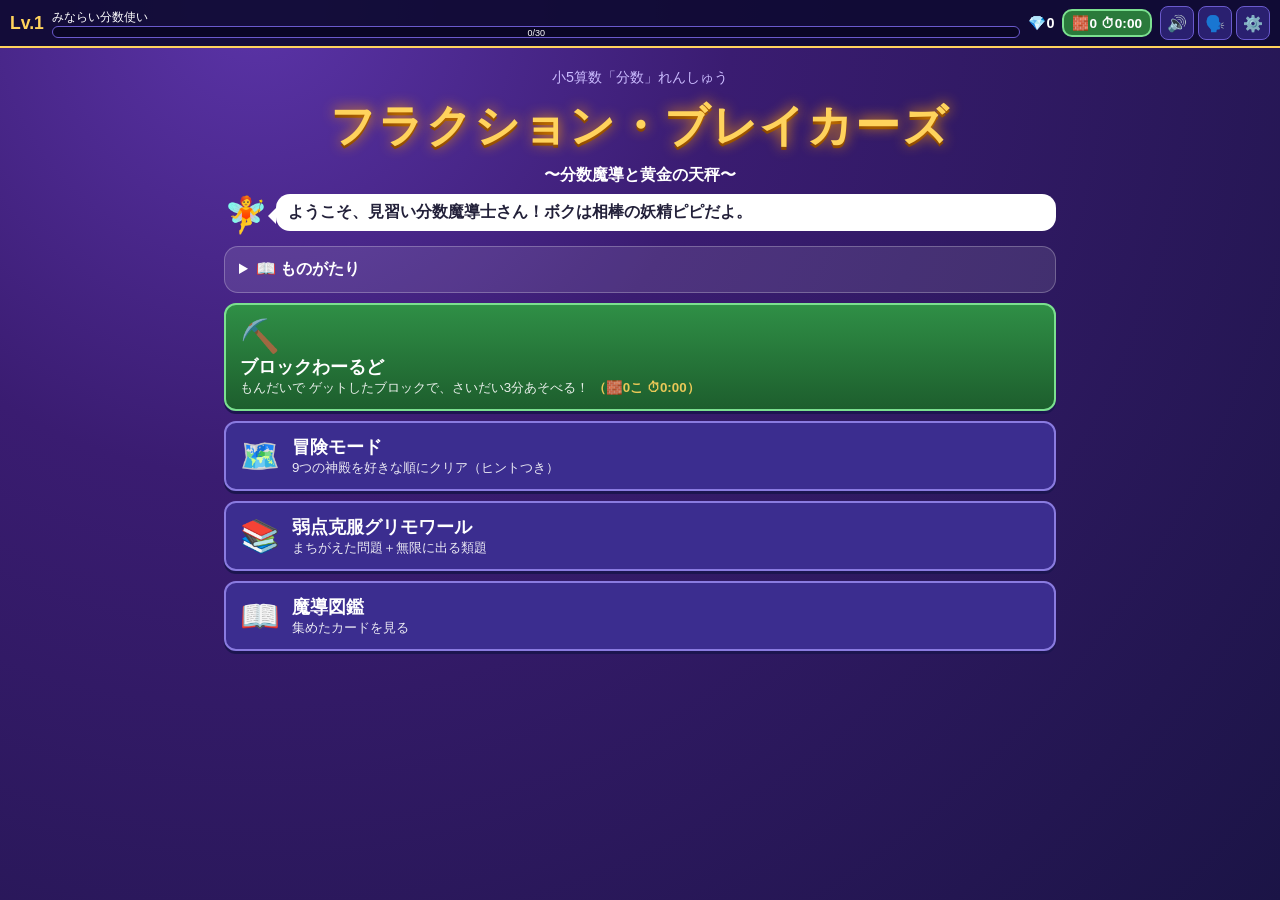
<file: index.html>
<!DOCTYPE html>
<html lang="ja">
<head>
<meta charset="utf-8">
<meta name="viewport" content="width=device-width, initial-scale=1, viewport-fit=cover">
<title>フラクション・ブレイカーズ 〜分数魔導と黄金の天秤〜</title>
<link rel="stylesheet" href="style.css">
</head>
<body>

<header id="hud">
  <div class="hud-main">
    <div class="hud-lv" id="hLv">Lv.1</div>
    <div class="hud-mid">
      <div class="hud-title" id="hTitle"></div>
      <div class="exp"><i id="hExp"></i><span id="hExpText"></span></div>
    </div>
    <div class="hud-cry" id="hCry">💎0</div>
    <a class="hud-mc" id="hMc" href="play/" title="ブロックわーるどであそぶ">🧱0 ⏱0:00</a>
  </div>
  <div class="hud-tools">
    <button id="tSound" class="icon" type="button" aria-label="効果音の切りかえ">🔊</button>
    <button id="tVoice" class="icon" type="button" aria-label="音声の切りかえ">🗣️</button>
    <button id="tSet" class="icon" type="button" aria-label="せってい">⚙️</button>
  </div>
</header>

<main id="app">

  <!-- ホーム -->
  <section id="home" class="view active">
    <div class="title-block">
      <div class="title-sub">小5算数「分数」れんしゅう</div>
      <h1>フラクション・<wbr>ブレイカーズ</h1>
      <div class="title-tag">〜分数魔導と黄金の天秤〜</div>
    </div>
    <div class="fairy"><div class="fairy-face">🧚</div><div class="bubble" id="homeBubble"></div></div>
    <details class="card story">
      <summary>📖 ものがたり</summary>
      <p>数と量の調和を守る「アルケミア王国」に、数をバラバラに引き裂く混沌の魔王「カオス・ディバイダー」が現れた！
      きみは見習い分数魔導士。相棒のナビ妖精「ピピ」と一緒に、<b>9つの試練の神殿</b>を攻略して、伝説の<b>黄金の天秤（100点の証）</b>を取りもどそう！</p>
    </details>
    <div class="menu">
      <a id="goMc" class="btn menu-btn mc" href="play/"><span class="mi">⛏️</span><span><b>ブロックわーるど</b><small>もんだいで ゲットしたブロックで、さいだい3分あそべる！ <em id="mcInfo"></em></small></span></a>
      <button id="goAdv" class="btn menu-btn" type="button"><span class="mi">🗺️</span><span><b>冒険モード</b><small>9つの神殿を好きな順にクリア（ヒントつき）</small></span></button>
      <button id="goTrain" class="btn menu-btn" type="button"><span class="mi">📚</span><span><b>弱点克服グリモワール</b><small>まちがえた問題＋無限に出る類題 <em id="wrongCount"></em></small></span></button>
      <button id="goZukan" class="btn menu-btn" type="button"><span class="mi">📖</span><span><b>魔導図鑑</b><small>集めたカードを見る</small></span></button>
    </div>
  </section>

  <!-- ワールドマップ -->
  <section id="map" class="view">
    <div class="vhead"><button class="btn small toHome" type="button">← ホーム</button><h2>🗺️ ワールドマップ</h2></div>
    <p class="dim">好きな神殿から挑戦できるよ。★1 → ★2 → ★3 と進むと力がつく！</p>
    <div id="stageList"></div>
  </section>

  <!-- 弱点克服 -->
  <section id="trainmenu" class="view">
    <div class="vhead"><button class="btn small toHome" type="button">← ホーム</button><h2>📚 弱点克服グリモワール</h2></div>
    <p class="dim">10問1ラウンド。まちがえた問題を先に出して、ぜんぶ解くと「封印完了！」。のこりは数字を変えた新しい問題だよ。</p>
    <div id="trainList" class="trainlist"></div>
  </section>

  <!-- バトル（問題画面） -->
  <section id="battle" class="view">
    <div class="b-top">
      <button id="bQuit" class="btn small" type="button">← やめる</button>
      <div class="b-title" id="bTitle"></div>
      <div class="b-prog" id="bProg"></div>
    </div>
    <div class="b-stage">
      <div id="monster" class="monster">👹</div>
      <div class="hp"><i id="mHp"></i></div>
      <div id="combo" class="combo"></div>
    </div>
    <div class="fairy"><div class="fairy-face">🧚</div><div class="bubble" id="bubble"></div></div>
    <div class="card q-card">
      <div id="inst" class="inst"></div>
      <div id="stem" class="stem"></div>
      <div id="vis" class="vis"></div>
    </div>
    <div class="b-actions">
      <button id="hintBtn" class="btn small" type="button">💡 ヒント</button>
      <button id="readBtn" class="btn small" type="button">🔊 読み上げ</button>
      <a id="playBtn" class="btn small" href="play/">⛏️ あそびにいく</a>
      <button id="memoBtn" class="btn small" type="button">✏️ 計算メモを開く</button>
    </div>
    <div id="hintBox" class="card hint" hidden></div>
    <div id="fb" class="feedback" hidden></div>
  </section>

  <!-- 結果 -->
  <section id="result" class="view"></section>

  <!-- 図鑑 -->
  <section id="zukan" class="view">
    <div class="vhead"><button class="btn small toHome" type="button">← ホーム</button><h2>📖 魔導図鑑 <span id="cardCount" class="dim"></span></h2></div>
    <div id="cardList" class="cards"></div>
  </section>

</main>

<!-- 画面下部固定：算数パッド -->
<div id="pad" aria-label="入力パッド">
  <div id="choices" class="choices" hidden></div>
  <div class="keys">
    <button type="button" data-k="1">1</button><button type="button" data-k="2">2</button><button type="button" data-k="3">3</button>
    <button type="button" data-k="4">4</button><button type="button" data-k="5">5</button><button type="button" data-k="bs" class="fn" aria-label="1文字消す">⌫</button>
    <button type="button" data-k="6">6</button><button type="button" data-k="7">7</button><button type="button" data-k="8">8</button>
    <button type="button" data-k="9">9</button><button type="button" data-k="0">0</button><button type="button" data-k="clr" class="fn" aria-label="クリア">C</button>
    <button type="button" data-k="swap" class="fn wide2">⇅ つぎの枠へ</button>
    <button type="button" data-k="." class="dot">.</button>
    <button type="button" data-k="enter" id="enter" class="enter wide3">決定！</button>
  </div>
</div>

<!-- 手書きメモ -->
<div id="memo" hidden>
  <div class="memo-bar">
    <button id="memoPen" class="btn small on" type="button">✏️ えんぴつ</button>
    <button id="memoEr" class="btn small" type="button">🧽 消しゴム</button>
    <button id="memoClr" class="btn small" type="button">🗑️ 全消去</button>
    <button id="memoClose" class="btn small" type="button">✖ とじる</button>
  </div>
  <canvas id="memoCv"></canvas>
</div>

<div id="modal" hidden><div class="modal-in" id="modalBody"></div></div>
<div id="fx" aria-live="polite"></div>

<script src="app.js"></script>
</body>
</html>
</file>
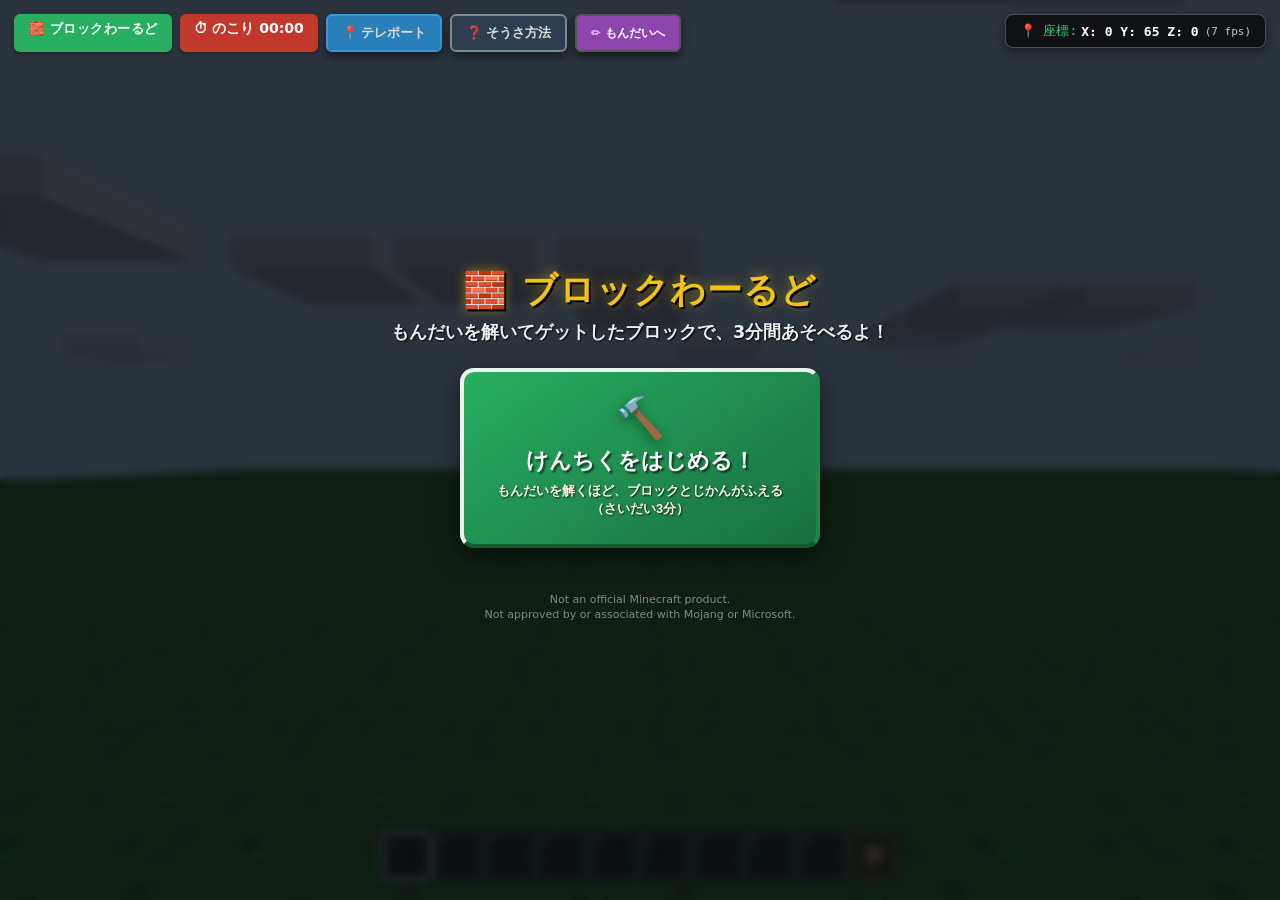
<file: play/index.html>
<!doctype html>
<html lang="en">
  <head>
    <meta charset="UTF-8" />
    <link rel="icon" type="image/svg+xml" href="favicon.svg" />
    <meta
      name="viewport"
      content="width=device-width, initial-scale=1.0, maximum-scale=1.0, user-scalable=no, viewport-fit=cover"
    />
    <meta name="mobile-web-app-capable" content="yes" />
    <meta name="apple-mobile-web-app-capable" content="yes" />
    <meta name="theme-color" content="#87ceeb" />
    <meta
      name="description"
      content="A Minecraft-inspired voxel world in the browser: infinite procedural terrain, break and place blocks, no install."
    />
    <title>ブロックわーるど</title>
    <script type="module" crossorigin src="./assets/main-5ccX78Rd.js"></script>
    <link rel="stylesheet" crossorigin href="./assets/main-BpDpCtoP.css">
  </head>
  <body>
    <div id="app">
      <div id="crosshair" aria-hidden="true"></div>
      <div id="hotbar"></div>
      <div id="overlay">
        <!-- 1. 初期画面: 自由建築ワールド -->
        <div id="screen-mode-select" class="overlay-screen">
          <h1 class="game-title">🧱 ブロックわーるど</h1>
          <p class="game-subtitle">もんだいを解いてゲットしたブロックで、3分間あそべるよ！</p>
          <div
            class="mode-select-grid"
            style="grid-template-columns: 1fr; max-width: 360px; margin: 0 auto 20px"
          >
            <button
              type="button"
              id="btn-start-build"
              class="mode-card-btn mode-card-build"
              style="padding: 24px; text-align: center; justify-content: center"
            >
              <div class="mode-card-icon" style="font-size: 40px; margin-bottom: 8px">🔨</div>
              <div class="mode-card-body" style="align-items: center">
                <div class="mode-card-title" style="font-size: 22px">けんちくをはじめる！</div>
                <div class="mode-card-desc">もんだいを解くほど、ブロックとじかんがふえる（さいだい3分）</div>
              </div>
            </button>
          </div>
          <p class="disclaimer-text">
            Not an official Minecraft product.<br />
            Not approved by or associated with Mojang or Microsoft.
          </p>
        </div>

        <!-- 時間なし／時間切れ画面 -->
        <div id="screen-notime" class="overlay-screen hidden">
          <h2 class="guide-title">⏱ あそぶ時間がないよ</h2>
          <p id="notime-message" class="game-subtitle"></p>
          <div class="guide-actions">
            <a href="../" id="btn-go-math" class="guide-btn-start" style="text-decoration: none"
              >✏️ もんだいを解きにいく</a
            >
          </div>
        </div>

        <!-- 2. けんちく選択時の日本語操作ガイド画面 -->
        <div id="screen-controls-guide" class="overlay-screen hidden">
          <div class="guide-header">
            <h2 class="guide-title">🔨 けんちくの動かし方</h2>
            <p class="guide-subtitle">そうさ方法をたしかめて、ワールドへ入ろう！</p>
          </div>

          <div class="guide-content">
            <!-- パソコン・Chromebook操作 -->
            <div class="guide-section controls-desktop">
              <div class="guide-section-title">💻 パソコン・Chromebookでのそうさ</div>
              <div class="guide-grid">
                <div class="guide-item">
                  <span class="key-group"
                    ><span class="key-badge">W</span><span class="key-badge">A</span
                    ><span class="key-badge">S</span><span class="key-badge">D</span></span
                  >
                  <span class="guide-label">いどう（前・後・左・右）</span>
                </div>
                <div class="guide-item">
                  <span class="key-badge mouse-badge">マウス / パッド</span>
                  <span class="guide-label">まわりを見わたす</span>
                </div>
                <div class="guide-item">
                  <span class="key-group"
                    ><span class="key-badge">M</span
                    ><span class="key-badge mouse-badge">右クリック</span></span
                  >
                  <span class="guide-label"><b>ブロックをおく</b>（MキーでもOK！）</span>
                </div>
                <div class="guide-item">
                  <span class="key-group"
                    ><span class="key-badge">N</span
                    ><span class="key-badge mouse-badge">左クリック</span></span
                  >
                  <span class="guide-label"><b>ブロックをこわす</b>（NキーでもOK！）</span>
                </div>
                <div class="guide-item">
                  <span class="key-badge">Space</span>
                  <span class="guide-label">ジャンプ</span>
                </div>
                <div class="guide-item">
                  <span class="key-badge">E</span>
                  <span class="guide-label">もちもの（インベントリ）</span>
                </div>
                <div class="guide-item">
                  <span class="key-group"
                    ><span class="key-badge">/</span><span class="key-badge">T</span></span
                  >
                  <span class="guide-label"><b>テレポート</b>（座標へジャンプ！）</span>
                </div>
              </div>
              <div
                style="
                  margin-top: 10px;
                  font-size: 13px;
                  color: #f1c40f;
                  text-align: center;
                  font-weight: bold;
                  background: rgba(0, 0, 0, 0.3);
                  padding: 6px 12px;
                  border-radius: 8px;
                "
              >
                💡 画面右下の「🔨 こわす」「🧱 おく」ボタンを押してもそうさできるよ！
              </div>
            </div>

            <!-- スマホ・タブレット・タッチ操作 -->
            <div class="guide-section controls-touch">
              <div class="guide-section-title">📱 タッチ・タブレットでのそうさ</div>
              <div class="guide-grid">
                <div class="guide-item">
                  <span class="key-badge touch-badge">左スティック</span>
                  <span class="guide-label">指をすべらせて いどう</span>
                </div>
                <div class="guide-item">
                  <span class="key-badge touch-badge">画面右がわ</span>
                  <span class="guide-label">指でなぞって 向きをかえる</span>
                </div>
                <div class="guide-item">
                  <span class="key-badge touch-badge">画面右下のボタン</span>
                  <span class="guide-label">🔨こわす / 🧱おく / ⤒ジャンプ</span>
                </div>
                <div class="guide-item">
                  <span class="key-badge touch-badge">画面タップ</span>
                  <span class="guide-label">ブロックをこわす</span>
                </div>
                <div class="guide-item">
                  <span class="key-badge touch-badge">📦 ボタン</span>
                  <span class="guide-label">もちもの（インベントリ）</span>
                </div>
              </div>
            </div>
          </div>

          <div class="guide-actions">
            <button type="button" id="btn-guide-back" class="guide-btn-back">◀ もどる</button>
            <button type="button" id="btn-enter-world" class="guide-btn-start">
              ワールドに入る！ 🚀
            </button>
          </div>
        </div>
      </div>
    </div>
  </body>
</html>
</file>
<file: style.css>
/* フラクション・ブレイカーズ — RPG風UI */
:root {
  --bg1: #1b1446; --bg2: #3a1c71; --gold: #ffd35c; --ink: #23213a; --card: #fffdf6;
  --blue: #2f7bff; --red: #e5484d; --green: #22a55b; --padh: 0px;
  font-size: 16px;
}
* { box-sizing: border-box; }
[hidden] { display: none !important; }
html, body { margin: 0; }
body {
  font-family: "Hiragino Maru Gothic ProN", "Yu Gothic UI", "Meiryo", "Noto Sans JP", sans-serif;
  color: #fff; background: radial-gradient(circle at 20% 0%, #5b34a8 0%, var(--bg2) 35%, var(--bg1) 100%) fixed;
  min-height: 100vh; padding-bottom: calc(var(--padh) + 16px); -webkit-text-size-adjust: 100%;
}
button { font: inherit; cursor: pointer; }
h1, h2, h3 { margin: .3em 0; }

/* HUD */
#hud { position: sticky; top: 0; z-index: 30; display: flex; align-items: center; gap: 8px; padding: 6px 10px; background: rgba(15, 10, 50, .92); border-bottom: 2px solid var(--gold); }
.hud-main { flex: 1; display: flex; align-items: center; gap: 8px; min-width: 0; }
.hud-lv { font-weight: 800; color: var(--gold); font-size: 1.1rem; white-space: nowrap; }
.hud-mid { flex: 1; min-width: 0; }
.hud-title { font-size: .78rem; white-space: nowrap; overflow: hidden; text-overflow: ellipsis; }
.exp { position: relative; height: 12px; background: #0a0626; border-radius: 6px; overflow: hidden; border: 1px solid #6a5acd; }
.exp i { display: block; height: 100%; width: 0; background: linear-gradient(90deg, #4ade80, #facc15); transition: width .5s; }
.exp span { position: absolute; inset: 0; font-size: 9px; line-height: 12px; text-align: center; }
.hud-cry { font-weight: 700; font-size: .9rem; white-space: nowrap; }
.hud-tools { display: flex; gap: 4px; }
.icon { background: #2a2070; color: #fff; border: 1px solid #6a5acd; border-radius: 8px; width: 34px; height: 34px; font-size: 1rem; padding: 0; }

#app { max-width: 860px; margin: 0 auto; padding: 10px 14px 20px; }
.view { display: none; }
.view.active { display: block; animation: fadeIn .25s; }
@keyframes fadeIn { from { opacity: 0; transform: translateY(6px); } to { opacity: 1; transform: none; } }
.dim { opacity: .75; font-size: .88rem; }
.vhead { display: flex; align-items: center; gap: 10px; flex-wrap: wrap; }

/* ボタン */
.btn { background: #3b2d8f; color: #fff; border: 2px solid #8a7be0; border-radius: 12px; padding: 10px 14px; font-weight: 700; box-shadow: 0 3px 0 #1c1550; }
.btn:active { transform: translateY(2px); box-shadow: 0 1px 0 #1c1550; }
.btn.small { padding: 6px 10px; font-size: .88rem; border-radius: 10px; }
.btn.primary { background: linear-gradient(#ffcf4d, #f59e0b); color: #3a2400; border-color: #fff3b0; box-shadow: 0 3px 0 #9a5b00; }
.btn.danger { background: #a1262b; border-color: #ff9a9a; }
.btn.on { outline: 3px solid var(--gold); }

/* タイトル／ホーム */
.title-block { text-align: center; padding: 10px 0 0; }
.title-sub { font-size: .9rem; color: #cbbcff; }
h1 { font-size: clamp(1.7rem, 7vw, 2.8rem); color: var(--gold); text-shadow: 0 0 14px #ff9d00, 0 3px 0 #7a3b00; letter-spacing: .04em; line-height: 1.15; }
.title-tag { color: #fff; font-weight: 700; }
.card { background: rgba(255, 255, 255, .1); border: 1px solid rgba(255, 255, 255, .25); border-radius: 14px; padding: 12px 14px; margin: 10px 0; }
.story summary { cursor: pointer; font-weight: 700; }
.menu { display: grid; gap: 10px; margin: 10px 0; }
.menu-btn { display: flex; align-items: center; gap: 12px; text-align: left; padding: 12px 14px; }
.menu-btn .mi { font-size: 2rem; }
.menu-btn b { font-size: 1.1rem; display: block; }
.menu-btn small { display: block; font-weight: 400; opacity: .9; }
.menu-btn em { color: var(--gold); font-style: normal; font-weight: 700; }
.menu-btn.boss { background: linear-gradient(#7a1d4f, #4d1136); border-color: #ff8fb3; }
.row { display: flex; align-items: center; gap: 8px; margin: 8px 0; }
.row input[type=text] { flex: 1; font: inherit; padding: 6px 10px; border-radius: 8px; border: 2px solid #8a7be0; background: #fff; color: var(--ink); min-width: 0; }
.ranklist { margin: 4px 0 0; padding-left: 0; list-style: none; }
.ranklist li { padding: 3px 0; }

/* 妖精 */
.fairy { display: flex; gap: 8px; align-items: flex-start; margin: 8px 0; }
.fairy-face { font-size: 2.2rem; animation: float 2.4s ease-in-out infinite; }
@keyframes float { 50% { transform: translateY(-5px); } }
.bubble { position: relative; background: #fff; color: var(--ink); border-radius: 14px; padding: 8px 12px; font-weight: 700; flex: 1; min-height: 2.2em; }
.bubble::before { content: ""; position: absolute; left: -8px; top: 14px; border: 8px solid transparent; border-right-color: #fff; border-left: 0; }

/* マップ */
.stage-card { background: rgba(255, 255, 255, .1); border: 1px solid rgba(255, 255, 255, .3); border-radius: 14px; padding: 10px 12px; margin: 10px 0; display: grid; grid-template-columns: auto 1fr; gap: 6px 12px; }
.stage-emoji { font-size: 2.4rem; grid-row: 1; }
.stage-no { font-size: .8rem; color: var(--gold); }
.stage-name { font-weight: 800; font-size: 1.1rem; }
.stage-sub { font-size: .88rem; opacity: .85; }
.quests { grid-column: 1 / -1; display: flex; flex-wrap: wrap; gap: 6px; }
.quest { flex: 1 1 140px; font-size: .88rem; padding: 8px; position: relative; }
.quest.done { border-color: var(--gold); }
.rank { display: inline-block; margin-left: 6px; padding: 0 7px; border-radius: 6px; background: #fff; color: #222; font-weight: 800; }
.rank.rS { background: #ffd35c; } .rank.rA { background: #9be7a7; } .rank.rB { background: #b7d3ff; }
.trainlist { display: grid; gap: 8px; }
.trainlist .btn { text-align: left; }

/* バトル画面 */
.b-top { display: flex; align-items: center; gap: 8px; flex-wrap: wrap; }
.b-title { flex: 1; font-weight: 800; min-width: 0; }
.b-title small { display: block; font-weight: 400; opacity: .85; font-size: .78rem; }
.b-prog { font-weight: 800; color: var(--gold); }
.b-stage { display: flex; align-items: center; gap: 10px; margin: 6px 0; }
.monster { font-size: 2.6rem; }
.monster.hit { animation: hit .5s; }
@keyframes hit { 0% { transform: translateX(0); filter: brightness(2); } 20% { transform: translateX(-10px) rotate(-8deg); } 40% { transform: translateX(10px) rotate(8deg); } 100% { transform: none; filter: none; } }
.hp { flex: 1; height: 14px; border-radius: 7px; background: #2a0f1a; border: 2px solid #ff8fb3; overflow: hidden; }
.hp i { display: block; height: 100%; width: 100%; background: linear-gradient(90deg, #ff4d6d, #ff9a3c); transition: width .5s; }
.combo { min-width: 6.5em; text-align: right; font-weight: 900; color: var(--gold); text-shadow: 0 0 8px #ff7a00; }

.q-card { background: var(--card); color: var(--ink); border: 3px solid var(--gold); padding: 14px; }
.inst { font-size: .95rem; font-weight: 700; color: #4b3f99; margin-bottom: 8px; }
.stem { font-size: 1.35rem; line-height: 2.2; font-weight: 700; display: block; }
.vis { margin-top: 10px; text-align: center; }
.viz { width: 100%; max-width: 420px; height: auto; }
.viz.small { max-width: 280px; }
.svt { font-size: 13px; fill: #223; font-weight: 700; } .svt.big { font-size: 15px; } .svt.w { fill: #fff; }
.nlwrap { overflow-x: auto; }
.numline { min-width: 560px; max-width: none; }
.mk { cursor: pointer; } .mkp { fill: #e5484d; } .mkc { fill: #fff; stroke: #e5484d; stroke-width: 2.5; } .mkt { font-size: 15px; font-weight: 800; fill: #b02a30; }
.mk:hover .mkc, .mk:focus .mkc { fill: #ffe6e6; } .mk.sel .mkc { fill: #e5484d; } .mk.sel .mkt { fill: #fff; } .mk:focus { outline: none; }
.cakeline { font-weight: 700; margin-bottom: 4px; }
.golem { display: inline-block; text-align: center; }
.golem-face { font-size: 3.2rem; }
.armor { background: #3a3a4e; color: #fff; border-radius: 10px; padding: 4px 14px; border: 2px solid #aab; }
.scale { display: flex; justify-content: center; align-items: center; gap: 14px; font-size: 1.2rem; }
.scale .pan { background: #fff4c4; border: 2px solid #c9a227; border-radius: 10px; padding: 4px 12px; }
.beam { font-size: 2.2rem; }
.fusion { font-size: 1.2rem; } .fusion .plus { margin: 0 .6em; }
.small-note { font-size: .82rem; color: #6b5fa8; font-weight: 700; }

/* 分数の表示（全体） */
.frac { display: inline-flex; flex-direction: column; align-items: center; vertical-align: middle; margin: 0 .18em; line-height: 1.25; }
.frac > .num, .frac > .den { padding: 0 .2em; display: flex; justify-content: center; align-items: center; min-width: 1.2em; }
.frac > .bar { align-self: stretch; height: 3px; background: currentColor; border-radius: 2px; margin: 1px 0; }
.mixed { display: inline-flex; align-items: center; vertical-align: middle; margin: 0 .15em; }
.mixed > .whole { margin-right: .08em; }
.txt { display: inline; }

/* 入力スロット */
.fld { display: inline-flex; flex-direction: column; align-items: center; vertical-align: middle; margin: 0 .2em; line-height: 1.2; }
.fld.t-frac { flex-direction: column; }
.frow { display: inline-flex; align-items: center; }
.fld .unit { margin-left: .2em; font-size: 1rem; }
.fld.t-frac .unit { margin-left: .3em; }
.fld.t-frac { flex-direction: row; flex-wrap: wrap; justify-content: center; }
.fld.t-frac .mxtog { flex: 0 0 100%; margin-bottom: 4px; }
.slot { display: inline-flex; align-items: center; justify-content: center; min-width: 2.1em; height: 1.7em; padding: 0 .2em; border: 3px dashed #8a7be0; border-radius: 8px; background: #f2f0ff; color: #12306b; font-weight: 800; cursor: pointer; font-size: 1.2rem; vertical-align: middle; }
.slot.wide { min-width: 3.4em; padding: 0 .5em; }
.slot.empty::after { content: "？"; color: #b4acdf; }
.slot.active { border: 3px solid var(--blue); background: #e4eeff; box-shadow: 0 0 0 3px rgba(47, 123, 255, .35); }
.slot[hidden] { display: none; }
.whole-slot { margin-right: .3em; }
.fld.good .slot { border-color: var(--green); background: #e5f8ec; }
.fld.bad .slot { border-color: var(--red); background: #ffeaea; animation: shake .35s; }
@keyframes shake { 25% { transform: translateX(-4px); } 75% { transform: translateX(4px); } }
.frac .slot { min-width: 2.3em; }
.mxtog { font-size: .75rem; background: #fff; color: #3b2d8f; border: 2px solid #8a7be0; border-radius: 999px; padding: 2px 10px; font-weight: 700; }
.mxtog.on { background: #3b2d8f; color: #fff; }
.wtext { font: inherit; width: 7em; padding: 3px 8px; border: 3px dashed #8a7be0; border-radius: 8px; background: #f2f0ff; font-weight: 800; color: #12306b; }
.wtext.active { border: 3px solid var(--blue); }

.b-actions { display: flex; gap: 8px; flex-wrap: wrap; margin: 10px 0; }
.hint { background: #fff8d6; color: var(--ink); border-color: #e0b100; }
.hint .viz { margin-top: 6px; }
.feedback { border-radius: 14px; padding: 10px 14px; margin: 10px 0; font-weight: 700; line-height: 1.7; color: var(--ink); }
.feedback.good { background: #dcfce7; border: 3px solid var(--green); }
.feedback.bad { background: #ffe4e4; border: 3px solid var(--red); }
.feedback.soft, .feedback.warn { background: #fff4d0; border: 3px solid #f0a500; }
.fb-title { font-size: 1.1rem; }
.gain { color: #b45309; margin-left: 6px; }
.sol { font-weight: 600; background: rgba(255, 255, 255, .6); border-radius: 8px; padding: 4px 8px; margin-top: 4px; }

/* パッド */
#pad { position: fixed; left: 0; right: 0; bottom: 0; z-index: 40; background: rgba(12, 8, 40, .97); border-top: 3px solid var(--gold); padding: 6px 8px calc(6px + env(safe-area-inset-bottom)); display: none; }
body.battling #pad { display: block; }
.choices { display: flex; flex-wrap: wrap; gap: 6px; justify-content: center; margin-bottom: 6px; max-width: 700px; margin-left: auto; margin-right: auto; }
.chip { background: #fff; color: #2a1a7a; border: 2px solid var(--gold); border-radius: 999px; padding: 6px 14px; font-weight: 800; font-size: 1rem; }
.chip.big { min-width: 3.2em; font-size: 1.4rem; padding: 4px 16px; }
.chip:active { background: #ffe9a8; }
.keys { display: grid; grid-template-columns: repeat(6, 1fr); gap: 5px; max-width: 700px; margin: 0 auto; }
.keys button { height: 44px; border-radius: 10px; border: 2px solid #8a7be0; background: #3b2d8f; color: #fff; font-size: 1.3rem; font-weight: 800; box-shadow: 0 2px 0 #1c1550; padding: 0; }
.keys button:active { transform: translateY(2px); }
.keys .fn { background: #5a3d9e; font-size: 1.1rem; }
.keys .wide2 { grid-column: span 2; font-size: .95rem; }
.keys .wide3 { grid-column: span 3; }
.keys .enter { background: linear-gradient(#ffcf4d, #f59e0b); color: #3a2400; border-color: #fff3b0; font-size: 1.15rem; }
.keys .enter small { font-size: .7rem; margin-left: 4px; font-weight: 700; }
#pad.nonum .keys button[data-k]:not([data-k=swap]):not([data-k=enter]):not([data-k=bs]):not([data-k=clr]) { opacity: .3; pointer-events: none; }
#pad.nodot .keys .dot { opacity: .3; pointer-events: none; }

/* メモ */
#memo { position: fixed; left: 0; right: 0; top: 52px; bottom: var(--padh); z-index: 35; background: rgba(255, 255, 255, .72); }
.memo-bar { position: absolute; top: 6px; left: 6px; right: 6px; display: flex; gap: 6px; flex-wrap: wrap; z-index: 2; }
#memoCv { width: 100%; height: 100%; touch-action: none; display: block; cursor: crosshair; }

/* 演出 */
#fx { position: fixed; inset: 0; pointer-events: none; z-index: 80; overflow: hidden; }
.flash { position: absolute; left: 50%; top: 32%; transform: translate(-50%, -50%); font-size: clamp(1.6rem, 8vw, 3.4rem); font-weight: 900; color: var(--gold); text-shadow: 0 0 12px #ff7a00, 3px 3px 0 #7a1d00; white-space: nowrap; animation: pop 1.4s ease-out forwards; }
.flash.big { color: #ff7ad9; font-size: clamp(2rem, 10vw, 4.2rem); }
.flash.fever { color: #ff4d4d; font-size: clamp(2.2rem, 11vw, 4.6rem); animation-duration: 1.7s; }
.flash.crit { color: #fff; text-shadow: 0 0 18px #ff2d2d, 3px 3px 0 #7a0000; }
.flash.lv { top: 20%; color: #7dffb1; }
@keyframes pop { 0% { opacity: 0; transform: translate(-50%, -50%) scale(.3); } 20% { opacity: 1; transform: translate(-50%, -50%) scale(1.25); } 70% { opacity: 1; transform: translate(-50%, -50%) scale(1); } 100% { opacity: 0; transform: translate(-50%, -90%) scale(1); } }
.toast { position: absolute; left: 50%; bottom: calc(var(--padh) + 24px); transform: translateX(-50%); background: #fff; color: var(--ink); border: 3px solid var(--gold); border-radius: 12px; padding: 8px 14px; font-weight: 800; animation: toast 3.2s forwards; max-width: 92vw; text-align: center; }
@keyframes toast { 0% { opacity: 0; transform: translate(-50%, 20px); } 10%, 85% { opacity: 1; transform: translate(-50%, 0); } 100% { opacity: 0; } }

/* 結果・図鑑・モーダル */
#result { text-align: center; }
.big-rank { font-size: 5rem; font-weight: 900; display: inline-block; width: 1.5em; height: 1.5em; line-height: 1.5em; border-radius: 50%; background: #ffd35c; color: #7a3b00; box-shadow: 0 0 24px #ffb300; margin: 8px 0; }
.big-rank.rA { background: #9be7a7; color: #0b4a1c; } .big-rank.rB { background: #b7d3ff; color: #12306b; }
.stats { list-style: none; padding: 0; line-height: 1.9; font-weight: 700; }
.score { font-size: 1.2rem; } .score span { font-size: 4rem; font-weight: 900; color: var(--gold); text-shadow: 0 0 14px #ff9d00; }
.rbtns { display: flex; flex-wrap: wrap; gap: 8px; justify-content: center; margin: 12px 0; }
.wlist { text-align: left; list-style: none; padding: 0; }
.wlist li { background: var(--card); color: var(--ink); border-radius: 10px; padding: 8px 12px; margin: 8px 0; font-weight: 700; }
.cards { display: grid; grid-template-columns: repeat(auto-fill, minmax(150px, 1fr)); gap: 10px; }
.zcard { background: linear-gradient(160deg, #fff6d0, #ffdc7a); color: var(--ink); border: 3px solid #c9a227; border-radius: 14px; padding: 12px 8px; text-align: center; }
.zcard.lock { background: #3b3a55; color: #bbb; border-color: #66658a; }
.zemoji { font-size: 3rem; } .zname { font-weight: 800; } .zcond { font-size: .76rem; opacity: .8; margin-top: 4px; }
#modal { position: fixed; inset: 0; z-index: 90; background: rgba(0, 0, 0, .65); display: flex; align-items: center; justify-content: center; padding: 14px; overflow: auto; }
.modal-in { background: var(--card); color: var(--ink); border-radius: 16px; padding: 18px; max-width: 560px; width: 100%; max-height: 92vh; overflow: auto; }
.cert { background: #fff; padding: 8px; }
.cert-in { border: 8px double #c9a227; padding: 20px 14px; text-align: center; background: linear-gradient(#fffbea, #fff3c4); }
.cert-top { font-size: 1.2rem; font-weight: 800; color: #9a6b00; }
.cert h2 { font-size: 1.7rem; color: #7a1d4f; margin: 6px 0; }
.cert-name { font-size: 1.5rem; font-weight: 800; border-bottom: 2px solid #c9a227; display: inline-block; padding: 0 16px; }

@media (max-width: 480px) {
  .stem { font-size: 1.1rem; line-height: 2.1; }
  .keys button { height: 40px; }
}
@media print {
  body * { visibility: hidden; }
  .cert, .cert * { visibility: visible; }
  .cert { position: absolute; left: 0; top: 0; width: 100%; }
  .noprint { display: none; }
}

/* ブロックわーるど連携 */
.hud-mc { color: #fff; text-decoration: none; font-weight: 800; font-size: .85rem; background: #2a7a3b; border: 2px solid #7be08f; border-radius: 10px; padding: 4px 8px; white-space: nowrap; }
.menu-btn.mc { background: linear-gradient(#2f8f46, #1d5e2d); border-color: #7be08f; text-decoration: none; }
a.btn { text-decoration: none; display: inline-block; }
.mc-gain { background: #e9ffe9; border-radius: 8px; padding: 2px 8px; margin: 4px 0; font-weight: 800; color: #1d5e2d; }
</file>
<file: play/assets/main-BpDpCtoP.css>
:root{--lightningcss-light: ;--lightningcss-dark:initial;color-scheme:dark}*{box-sizing:border-box}html,body{overscroll-behavior:none;-webkit-user-select:none;user-select:none;-webkit-touch-callout:none;background:#000;height:100%;margin:0;font-family:system-ui,-apple-system,Segoe UI,sans-serif;overflow:hidden}#app{touch-action:none;width:100vw;height:100vh;position:relative}canvas{display:block}#crosshair{pointer-events:none;z-index:5;width:18px;height:18px;position:fixed;top:50%;left:50%;transform:translate(-50%,-50%)}#crosshair:before,#crosshair:after{content:"";background:#ffffffd9;position:absolute;box-shadow:0 0 1px #000c}#crosshair:before{width:2px;height:100%;top:0;left:50%;transform:translate(-50%)}#crosshair:after{width:100%;height:2px;top:50%;left:0;transform:translateY(-50%)}#hotbar{z-index:5;background:#00000059;border-radius:6px;gap:4px;padding:4px;display:flex;position:fixed;bottom:16px;left:50%;transform:translate(-50%)}.hotbar-slot{width:48px;height:48px;image-rendering:pixelated;background-color:#14141499;background-position:50%;background-size:cover;border:2px solid #ffffff59;border-radius:4px;position:relative}.hotbar-slot.selected{border-color:#fff;box-shadow:0 0 6px #fffc}.hotbar-slot .hotbar-key{color:#fffc;text-shadow:0 0 2px #000;font-size:10px;position:absolute;top:1px;left:3px}.hotbar-count{color:#ffeaa7;text-shadow:1px 1px #000,-1px -1px #000,1px -1px #000,-1px 1px #000,0 1px #000;pointer-events:none;letter-spacing:-.5px;font-size:13px;font-weight:900;position:absolute;bottom:2px;right:4px}#overlay{color:#fff;text-align:center;z-index:10;-webkit-backdrop-filter:blur(4px);backdrop-filter:blur(4px);box-sizing:border-box;background:#0a0c14d1;justify-content:center;align-items:center;padding:16px;transition:opacity .2s;display:flex;position:fixed;inset:0}#overlay.hidden{opacity:0;pointer-events:none}.overlay-screen{flex-direction:column;justify-content:center;align-items:center;width:100%;max-width:720px;animation:.25s ease-out fadeIn;display:flex}.overlay-screen.hidden{display:none!important}@keyframes fadeIn{0%{opacity:0;transform:scale(.96)}to{opacity:1;transform:scale(1)}}.game-title{color:#f1c40f;text-shadow:2px 2px #000,0 0 12px #f1c40f80;letter-spacing:1px;margin:0 0 6px;font-size:2.2rem;font-weight:900}.game-subtitle{color:#ecf0f1;text-shadow:1px 1px 2px #000;margin:0 0 24px;font-size:1.1rem;font-weight:700}.mode-select-grid{flex-wrap:wrap;justify-content:center;gap:20px;width:100%;max-width:640px;display:flex}.mode-card-btn{cursor:pointer;box-sizing:border-box;text-align:center;-webkit-user-select:none;user-select:none;border:4px solid #ffffffe6;border-radius:14px;flex-direction:column;flex:260px;justify-content:center;align-items:center;min-height:180px;padding:20px 16px;transition:transform .15s,box-shadow .15s;display:flex;box-shadow:0 8px 24px #00000080}.mode-card-btn:hover{transform:translateY(-4px)scale(1.02);box-shadow:0 12px 32px #000000b3}.mode-card-btn:active{transform:translateY(2px)scale(.98)}.mode-card-math{background:linear-gradient(145deg,#f39c12,#d35400);border-bottom-color:#a04000;border-right-color:#b9770e}.mode-card-math:hover{border-color:#fff #d35400 #d35400 #fff}.mode-card-build{background:linear-gradient(145deg,#27ae60,#196f3d);border-bottom-color:#145a32;border-right-color:#1e8449}.mode-card-build:hover{border-color:#fff #1e8449 #1e8449 #fff}.mode-card-icon{filter:drop-shadow(0 4px 6px #0006);margin-bottom:12px;font-size:52px;line-height:1}.mode-card-title{color:#fff;text-shadow:2px 2px 2px #0009;margin-bottom:6px;font-size:24px;font-weight:900}.mode-card-desc{color:#fef9e7;text-shadow:1px 1px 2px #000000b3;font-size:13px;font-weight:700}.disclaimer-text{opacity:.65;color:#bdc3c7;margin-top:24px;font-size:11px;line-height:1.4}.guide-header{margin-bottom:14px}.guide-title{color:#2ecc71;text-shadow:2px 2px #000;margin:0 0 4px;font-size:24px;font-weight:900}.guide-subtitle{color:#bdc3c7;margin:0;font-size:13px}.guide-content{box-sizing:border-box;background:#1e272ee6;border:2px solid #576574;border-radius:12px;width:100%;max-width:520px;padding:16px 20px;box-shadow:0 8px 32px #00000080}.guide-section-title{color:#f1c40f;text-align:left;border-bottom:1px solid #ffffff26;margin-bottom:12px;padding-bottom:6px;font-size:15px;font-weight:700}.guide-grid{text-align:left;flex-direction:column;gap:8px;display:flex}.guide-item{align-items:center;gap:12px;font-size:14px;font-weight:700;display:flex}.key-group{gap:3px;display:inline-flex}.key-badge{color:#2d3436;box-sizing:border-box;white-space:nowrap;background:#dfe6e9;border:2px solid #fff;border-bottom:3px solid #b2bec3;border-radius:4px;justify-content:center;align-items:center;min-width:28px;height:28px;padding:2px 8px;font-size:13px;font-weight:900;display:inline-flex;box-shadow:0 2px 3px #0000004d}.key-badge.mouse-badge,.key-badge.touch-badge{color:#d35400;background:#ffeaa7;border-bottom-color:#fdcb6e}.guide-label{color:#ecf0f1;text-shadow:1px 1px 2px #000c}.guide-actions{justify-content:center;gap:16px;width:100%;margin-top:18px;display:flex}.guide-btn-back{color:#fff;cursor:pointer;background:#7f8c8d;border:2px solid #bdc3c7;border-bottom:3px solid #57606f;border-radius:8px;padding:10px 18px;font-size:14px;font-weight:700;transition:transform .1s}.guide-btn-back:hover{background:#95a5a6}.guide-btn-back:active{transform:translateY(2px)}.guide-btn-start{color:#fff;cursor:pointer;background:#27ae60;border:3px solid #2ecc71;border-bottom:4px solid #196f3d;border-radius:8px;padding:12px 32px;font-size:17px;font-weight:900;transition:transform .15s,box-shadow .15s;box-shadow:0 6px 16px #27ae6066}.guide-btn-start:hover{background:#2ecc71;transform:translateY(-2px);box-shadow:0 8px 20px #27ae6099}.guide-btn-start:active{transform:translateY(2px)}#fps{color:#fff;z-index:25;-webkit-user-select:none;user-select:none;cursor:pointer;background:#000000a6;border:1px solid #ffffff40;border-radius:8px;align-items:center;padding:7px 14px;font-family:-apple-system,BlinkMacSystemFont,Segoe UI,Roboto,monospace,sans-serif;font-size:13px;transition:all .15s;display:flex;position:fixed;top:14px;right:14px;box-shadow:0 4px 12px #0006}#fps:hover{background:#000000d9;border-color:#2ecc71;transform:translateY(-1px)}.controls-touch{display:none}.touch-stick-base{z-index:6;pointer-events:none;touch-action:none;background:#ffffff1f;border:2px solid #ffffff59;border-radius:50%;width:132px;height:132px;margin:-66px 0 0 -66px;position:fixed}.touch-stick-knob{background:#ffffff80;border:2px solid #ffffffb3;border-radius:50%;width:60px;height:60px;margin:-30px 0 0 -30px;position:absolute;top:50%;left:50%}.touch-buttons{right:max(20px, env(safe-area-inset-right));bottom:max(24px, env(safe-area-inset-bottom));z-index:10;flex-direction:row;align-items:center;gap:12px;display:none;position:fixed}.touch-button{-webkit-backdrop-filter:blur(4px);backdrop-filter:blur(4px);color:#fff;touch-action:none;-webkit-user-select:none;user-select:none;cursor:pointer;background:#14141ea6;border:2px solid #fff9;border-radius:16px;flex-direction:column;justify-content:center;align-items:center;width:72px;height:72px;transition:transform 80ms,background .1s;display:flex;box-shadow:0 4px 12px #0006}.touch-button .tb-icon{font-size:24px;line-height:1}.touch-button .tb-label{text-shadow:0 1px 2px #000c;margin-top:2px;font-size:11px;font-weight:700}.touch-button .tb-key{color:#f1c40f;opacity:.9;font-size:9px;font-weight:700}.touch-button.touch-break{background:#c0392ba6;border-color:#e74c3ccc}.touch-button.touch-place{background:#27ae60a6;border-color:#2ecc71cc}.touch-button.touch-jump{background:#2980b9a6;border-color:#3498dbcc}.touch-button:active{filter:brightness(1.25);transform:scale(.92)}@media (pointer:coarse){.hotbar-slot{width:40px;height:40px}#hotbar{bottom:max(12px, env(safe-area-inset-bottom))}.touch-buttons{bottom:calc(max(12px, env(safe-area-inset-bottom)) + 68px);gap:8px;right:12px}.touch-button{width:66px;height:66px}}.inventory-modal{z-index:50;-webkit-user-select:none;user-select:none;background:#000000a6;justify-content:center;align-items:center;display:flex;position:fixed;inset:0}.inventory-modal.hidden{display:none!important}.inventory-window{color:#3f3f3f;background:#c6c6c6;border:4px solid #555;border-color:#fff #555 #555 #fff;flex-direction:column;gap:12px;width:min(92vw,480px);max-height:90vh;padding:16px 20px;font-family:Courier New,Courier,monospace,sans-serif;font-weight:700;display:flex;overflow-y:auto;box-shadow:0 0 20px #000c,inset 2px 2px #dbdbdb,inset -2px -2px #555}.inventory-header{border-bottom:2px solid #555;justify-content:space-between;align-items:center;padding-bottom:8px;display:flex}.inventory-title{letter-spacing:.5px;font-size:16px}.inventory-close-btn{cursor:pointer;background:#c6c6c6;border:2px solid #555;border-color:#fff #555 #555 #fff;padding:2px 8px;font-size:14px;font-weight:700;line-height:1}.inventory-close-btn:active{border-color:#555 #fff #fff #555}.inventory-section-title{color:#404040;font-size:13px}.inventory-acquired-grid{background:#8b8b8b;border:2px solid #fff;border-color:#373737 #fff #fff #373737;grid-template-columns:repeat(auto-fill,minmax(130px,1fr));gap:8px;min-height:80px;max-height:220px;padding:8px;display:grid;overflow-y:auto}.acquired-block-card{cursor:pointer;-webkit-user-select:none;user-select:none;background:#c6c6c6;border:2px solid #555;border-color:#fff #555 #555 #fff;border-radius:4px;align-items:center;gap:8px;padding:6px;transition:background .1s;display:flex}.acquired-block-card:hover{background:#dcdcdc;border-color:#ffeaa7 #555 #555 #ffeaa7}.acquired-block-card:active{background:#b0b0b0;border-color:#555 #fff #fff #555}.acquired-block-info{flex-direction:column;align-items:flex-start;min-width:0;display:flex}.acquired-block-name{color:#2c3e50;white-space:nowrap;text-overflow:ellipsis;max-width:75px;font-size:12px;font-weight:700;overflow:hidden}.acquired-block-count{color:#d35400;text-shadow:0 1px #fffc;font-size:14px;font-weight:900}.empty-inventory-notice{text-align:center;background:#fff3;border-radius:6px;grid-column:1/-1;padding:24px 12px}.inventory-hotbar-grid{background:#8b8b8b;border:2px solid #fff;border-color:#373737 #fff #fff #373737;grid-template-columns:repeat(9,1fr);gap:4px;padding:8px;display:grid}.inv-slot{aspect-ratio:1;cursor:pointer;background:#8b8b8b;border:2px solid #fff;border-color:#373737 #fff #fff #373737;justify-content:center;align-items:center;padding:3px;display:flex;position:relative}.inv-slot:hover{background:#a0a0a0;border-color:#fff #373737 #373737 #fff}.inv-slot:active{background:#737373}.inv-slot.target-selected{outline:2px solid gold;box-shadow:0 0 6px gold}.inv-key-label{color:#fff;text-shadow:1px 1px #000;pointer-events:none;font-size:10px;position:absolute;top:1px;left:3px}.inv-count-label{color:#ffeaa7;text-shadow:1px 1px #000,-1px -1px #000,1px -1px #000,-1px 1px #000;pointer-events:none;font-size:12px;font-weight:900;position:absolute;bottom:2px;right:4px}.inv-slot[data-tooltip]:hover:after{content:attr(data-tooltip);color:#fff;white-space:nowrap;pointer-events:none;z-index:100;background:#100010;border:2px solid #2b0066;padding:4px 8px;font-size:12px;position:absolute;bottom:110%;left:50%;transform:translate(-50%);box-shadow:0 2px 6px #000000b3}.game-toast{color:#fff;pointer-events:none;z-index:50;opacity:0;background:#c0392bf2;border:2px solid #e74c3c;border-radius:8px;padding:10px 20px;font-size:14px;font-weight:700;transition:opacity .2s,transform .2s;position:fixed;top:64px;left:50%;transform:translate(-50%)translateY(-20px);box-shadow:0 4px 16px #00000080}.game-toast.show{opacity:1;transform:translate(-50%)translateY(0)}.inventory-footer{color:#666;text-align:center;margin-top:4px;font-size:11px}.hotbar-inv-btn{cursor:pointer;background-color:#3c320a99!important;border-color:#ffd70099!important}.hotbar-inv-btn:hover{transform:scale(1.08);border-color:gold!important}.hotbar-count,.inv-count-label{color:#fff;text-shadow:1px 1px #000,-1px -1px #000,1px -1px #000,-1px 1px #000;pointer-events:none;z-index:2;font-family:Courier New,monospace,sans-serif;font-size:13px;font-weight:900;position:absolute;bottom:1px;right:2px}.mode-switcher{z-index:20;-webkit-user-select:none;user-select:none;gap:8px;display:flex;position:fixed;top:14px;left:14px}.mode-btn{color:#ddd;cursor:pointer;background:#373737;border:2px solid #555;border-radius:6px;padding:8px 14px;font-size:13px;font-weight:700;transition:all .15s;box-shadow:0 4px 10px #00000080}.mode-btn:hover{filter:brightness(1.15);transform:translateY(-1px)}.mode-btn.active{color:#fff;border-color:#fff;transform:translateY(0)}.mode-btn-math.active{background:#d35400;box-shadow:0 0 12px #d35400b3}.mode-btn-build.active{background:#27ae60;box-shadow:0 0 12px #27ae60b3}.mode-btn-help{background:#2c3e50;border-color:#7f8c8d}.mode-btn-help:hover{background:#34495e;border-color:#bdc3c7}.math-modal{z-index:60;-webkit-user-select:none;user-select:none;background:#000000bf;justify-content:center;align-items:center;display:flex;position:fixed;inset:0}.math-modal.hidden{display:none!important}.math-window{color:#333;background:#c6c6c6;border:4px solid #555;border-color:#fff #555 #555 #fff;flex-direction:column;gap:12px;width:min(94vw,440px);max-height:92vh;padding:16px 20px;font-family:Courier New,Courier,monospace,sans-serif;display:flex;overflow-y:auto;box-shadow:0 0 25px #000000e6,inset 2px 2px #dbdbdb,inset -2px -2px #555}.math-header{border-bottom:2px solid #555;justify-content:space-between;align-items:center;padding-bottom:6px;display:flex}.math-title{color:#222;font-size:15px;font-weight:700}.math-close-btn{color:#fff;cursor:pointer;background:#27ae60;border:2px solid #1e8449;border-color:#fff #1e8449 #1e8449 #fff;border-radius:4px;padding:4px 10px;font-size:12px;font-weight:700}.math-score-bar{color:#222;background:#a0a0a0;border-radius:4px;justify-content:space-between;padding:4px 12px;font-size:12px;font-weight:700;display:flex}.math-problem-card{text-align:center;background:#f4f6f7;border:3px solid #7f8c8d;border-radius:6px;padding:12px;position:relative;box-shadow:inset 0 2px 4px #0000001a}.math-step-badge{color:#fff;background:#2980b9;border-radius:10px;padding:1px 8px;font-size:11px;font-weight:700;position:absolute;top:-10px;left:12px}.math-fraction-expr{justify-content:center;align-items:center;gap:12px;margin-top:6px;display:flex}.math-frac{vertical-align:middle;flex-direction:column;justify-content:center;align-items:center;display:inline-flex}.m-num,.m-den{color:#1a252f;font-size:24px;font-weight:900;line-height:1.1}.m-bar{background:#2c3e50;border-radius:2px;width:100%;min-width:28px;height:3px;margin:3px 0;display:block}.m-op{color:#e67e22;font-size:26px;font-weight:900}.m-q{color:#e74c3c;font-size:26px;font-weight:900}.m-and{color:#34495e;margin:0 4px;font-size:18px;font-weight:700}.math-instruction{color:#2c3e50;text-align:center;margin-bottom:6px;font-size:13px;font-weight:700}.math-tongbun-done{text-align:center;color:#16a085;background:#e8f8f5;border-radius:4px;margin-bottom:8px;padding:4px;font-size:12px}.math-step-row{justify-content:center;align-items:center;gap:10px;margin:6px 0;display:flex}.math-frac-input{flex-direction:column;align-items:center;display:inline-flex}.math-box{text-align:center;color:#2c3e50;background:#fff;border:2px solid #7f8c8d;border-radius:4px;width:52px;height:34px;font-family:inherit;font-size:20px;font-weight:900}.math-box:focus{background:#fefde8;border-color:#f39c12;outline:none;box-shadow:0 0 6px #f39c12}.math-action-row{justify-content:center;margin-top:10px;display:flex}.math-action-btn{color:#fff;cursor:pointer;background:#2980b9;border:2px solid #1b4f72;border-color:#fff #1b4f72 #1b4f72 #fff;border-radius:4px;padding:8px 18px;font-size:14px;font-weight:700}.math-action-btn:active{border-color:#1b4f72 #fff #fff #1b4f72}.math-action-btn.ok-btn{background:#27ae60;font-size:15px}.math-msg{text-align:center;color:#c0392b;min-height:18px;margin-top:4px;font-size:12px;font-weight:700}.math-keypad{background:#95a5a6;border:2px solid #34495e;border-radius:6px;grid-template-columns:repeat(3,1fr);gap:6px;margin-top:4px;padding:8px;display:grid}.math-key-btn{cursor:pointer;color:#2c3e50;background:#ecf0f1;border:2px solid #7f8c8d;border-color:#fff #7f8c8d #7f8c8d #fff;border-radius:4px;height:38px;font-size:18px;font-weight:700}.math-key-btn:active{background:#bdc3c7;border-color:#7f8c8d #fff #fff #7f8c8d}.math-reward-card{text-align:center;animation:.3s cubic-bezier(.175,.885,.32,1.275) rewardPop}@keyframes rewardPop{0%{opacity:0;transform:scale(.8)}to{opacity:1;transform:scale(1)}}.math-reward-title{color:#e67e22;margin-bottom:8px;font-size:22px;font-weight:900}.math-reward-box{background:#fff;border:3px solid #f1c40f;border-radius:8px;justify-content:center;align-items:center;gap:12px;margin-bottom:14px;padding:12px;display:flex;box-shadow:0 4px 12px #f1c40f4d}.math-reward-icon-wrap{justify-content:center;align-items:center;width:48px;height:48px;animation:.6s ease-in-out infinite alternate bounce;display:flex}@keyframes bounce{0%{transform:translateY(0)}to{transform:translateY(-6px)}}.math-reward-text{color:#2c3e50;font-size:16px}.badge-count{color:#e74c3c;font-size:20px;font-weight:900}.math-reward-btns{justify-content:center;gap:10px;display:flex}.math-action-btn.next-btn{background:#3498db}.math-action-btn.build-btn{background:#27ae60}.mode-timer-badge{color:#ecf0f1;text-shadow:1px 1px #000;-webkit-user-select:none;user-select:none;letter-spacing:.5px;background:#1e272ee6;border:2px solid #3498db;border-radius:6px;align-items:center;padding:6px 12px;font-size:13px;font-weight:900;transition:all .2s;display:inline-flex;box-shadow:0 4px 10px #0006}.mode-timer-badge.warning{color:#ff7675;background:#c0392bd9;border-color:#e74c3c;animation:.8s infinite alternate pulseWarning}@keyframes pulseWarning{0%{transform:scale(1);box-shadow:0 0 4px #e74c3c99}to{transform:scale(1.06);box-shadow:0 0 14px #e74c3c}}.mode-timer-badge.max{color:#f9ca24;background:#f39c1259;border-color:#f1c40f}.mode-timer-badge.empty{color:#bdc3c7;opacity:.8;border-color:#7f8c8d}.math-reward-time-row{color:#2980b9;background:#ebf5fb;border:2px dashed #3498db;border-radius:6px;margin-top:6px;margin-bottom:12px;padding:8px 16px;font-size:15px;font-weight:700;display:inline-block}.math-reward-total-time{color:#555;margin-left:6px;font-size:13px}.timeup-modal{z-index:70;opacity:0;pointer-events:none;-webkit-backdrop-filter:blur(4px);backdrop-filter:blur(4px);box-sizing:border-box;background:#0a0c14d9;justify-content:center;align-items:center;padding:16px;transition:opacity .25s;display:flex;position:fixed;inset:0}.timeup-modal.show{opacity:1;pointer-events:auto}.timeup-card{text-align:center;color:#2c3e50;background:#ecf0f1;border:4px solid #333;border-color:#fff #333 #333 #fff;border-radius:14px;width:100%;max-width:420px;padding:24px 20px;animation:.25s ease-out popIn;box-shadow:0 12px 36px #000000b3}@keyframes popIn{0%{opacity:0;transform:scale(.9)}to{opacity:1;transform:scale(1)}}.timeup-icon{filter:drop-shadow(0 4px 6px #0003);margin-bottom:6px;font-size:56px}.timeup-title{color:#c0392b;margin-bottom:8px;font-size:24px;font-weight:900}.timeup-desc{margin-bottom:14px;font-size:14px;line-height:1.6}.timeup-hint{color:#d35400;background:#fef9e7;border:1px solid #f39c12;border-radius:6px;margin-bottom:18px;padding:8px 12px;font-size:13px;font-weight:700}.timeup-actions{justify-content:center;display:flex}.teleport-modal{z-index:150;-webkit-backdrop-filter:blur(4px);backdrop-filter:blur(4px);background:#000000a6;justify-content:center;align-items:center;width:100vw;height:100vh;display:flex;position:fixed;top:0;left:0}.teleport-modal.hidden{display:none!important}.teleport-window{color:#2c3e50;background:#fff;border-radius:14px;flex-direction:column;width:90%;max-width:480px;animation:.18s ease-out teleportPop;display:flex;overflow:hidden;box-shadow:0 16px 36px #00000080}@keyframes teleportPop{0%{opacity:0;transform:scale(.92)}to{opacity:1;transform:scale(1)}}.teleport-header{color:#fff;background:linear-gradient(135deg,#2980b9 0%,#3498db 100%);justify-content:space-between;align-items:center;padding:14px 20px;display:flex}.teleport-title{letter-spacing:.5px;font-size:17px;font-weight:900}.teleport-close-btn{color:#fff;cursor:pointer;background:#fff3;border:none;border-radius:50%;justify-content:center;align-items:center;width:32px;height:32px;font-size:16px;transition:background .15s;display:flex}.teleport-close-btn:hover{background:#ffffff59}.teleport-body{flex-direction:column;gap:16px;padding:20px;display:flex}.teleport-section{flex-direction:column;gap:8px;display:flex}.teleport-section-title{color:#34495e;font-size:14px;font-weight:700}.teleport-cmd-row{gap:8px;display:flex}.teleport-cmd-input{border:2px solid #bdc3c7;border-radius:8px;outline:none;flex:1;padding:10px 14px;font-family:monospace;font-size:15px;transition:border-color .15s}.teleport-cmd-input:focus{border-color:#3498db}.teleport-action-btn{cursor:pointer;white-space:nowrap;border:none;border-radius:8px;padding:10px 18px;font-size:14px;font-weight:700;transition:all .15s}.teleport-action-btn.primary{color:#fff;background:#27ae60;box-shadow:0 4px 10px #27ae604d}.teleport-action-btn.primary:hover{background:#2ecc71;transform:translateY(-1px)}.teleport-hint{color:#7f8c8d;background:#f8f9fa;border-left:3px solid #3498db;border-radius:6px;padding:8px 12px;font-size:12px;line-height:1.5}.teleport-hint code{color:#2980b9;background:#eef2f7;border-radius:4px;padding:1px 5px;font-weight:700}.teleport-divider{text-align:center;color:#95a5a6;align-items:center;font-size:12px;font-weight:700;display:flex}.teleport-divider:before,.teleport-divider:after{content:"";border-bottom:1px dashed #dcdde1;flex:1}.teleport-divider:before{margin-right:10px}.teleport-divider:after{margin-left:10px}.teleport-xyz-row{gap:10px;display:flex}.teleport-coord-box{background:#f1f2f6;border:2px solid #ced6e0;border-radius:8px;flex:1;align-items:center;padding:2px 10px;display:flex}.teleport-coord-box span{color:#747d8c;margin-right:6px;font-size:14px;font-weight:900}.teleport-coord-box input{color:#2f3542;background:0 0;border:none;outline:none;width:100%;padding:8px 0;font-size:14px;font-weight:700}.teleport-helpers-row{gap:8px;display:flex}.teleport-sub-btn{color:#2f3542;cursor:pointer;background:#f1f2f6;border:1px solid #ced6e0;border-radius:6px;flex:1;padding:8px 10px;font-size:12px;font-weight:700;transition:all .15s}.teleport-sub-btn:hover{background:#e4e7eb}.teleport-error{color:#d63031;background:#ffeaa7;border-radius:6px;padding:8px 12px;font-size:13px;font-weight:700}.teleport-error.hidden{display:none}.mode-btn-tp{background:#2980b9;border-color:#3498db}.mode-btn-tp:hover{background:#3498db}.build-timer{color:#fff;font-variant-numeric:tabular-nums;background:#1f6feb;border-radius:6px;padding:6px 14px;font-size:14px;font-weight:700;box-shadow:0 2px 4px #0000004d}.build-timer.warn{background:#e67e22;animation:.8s steps(2,jump-none) infinite timer-blink}.build-timer.empty{background:#c0392b}@keyframes timer-blink{50%{opacity:.55}}
</file>
